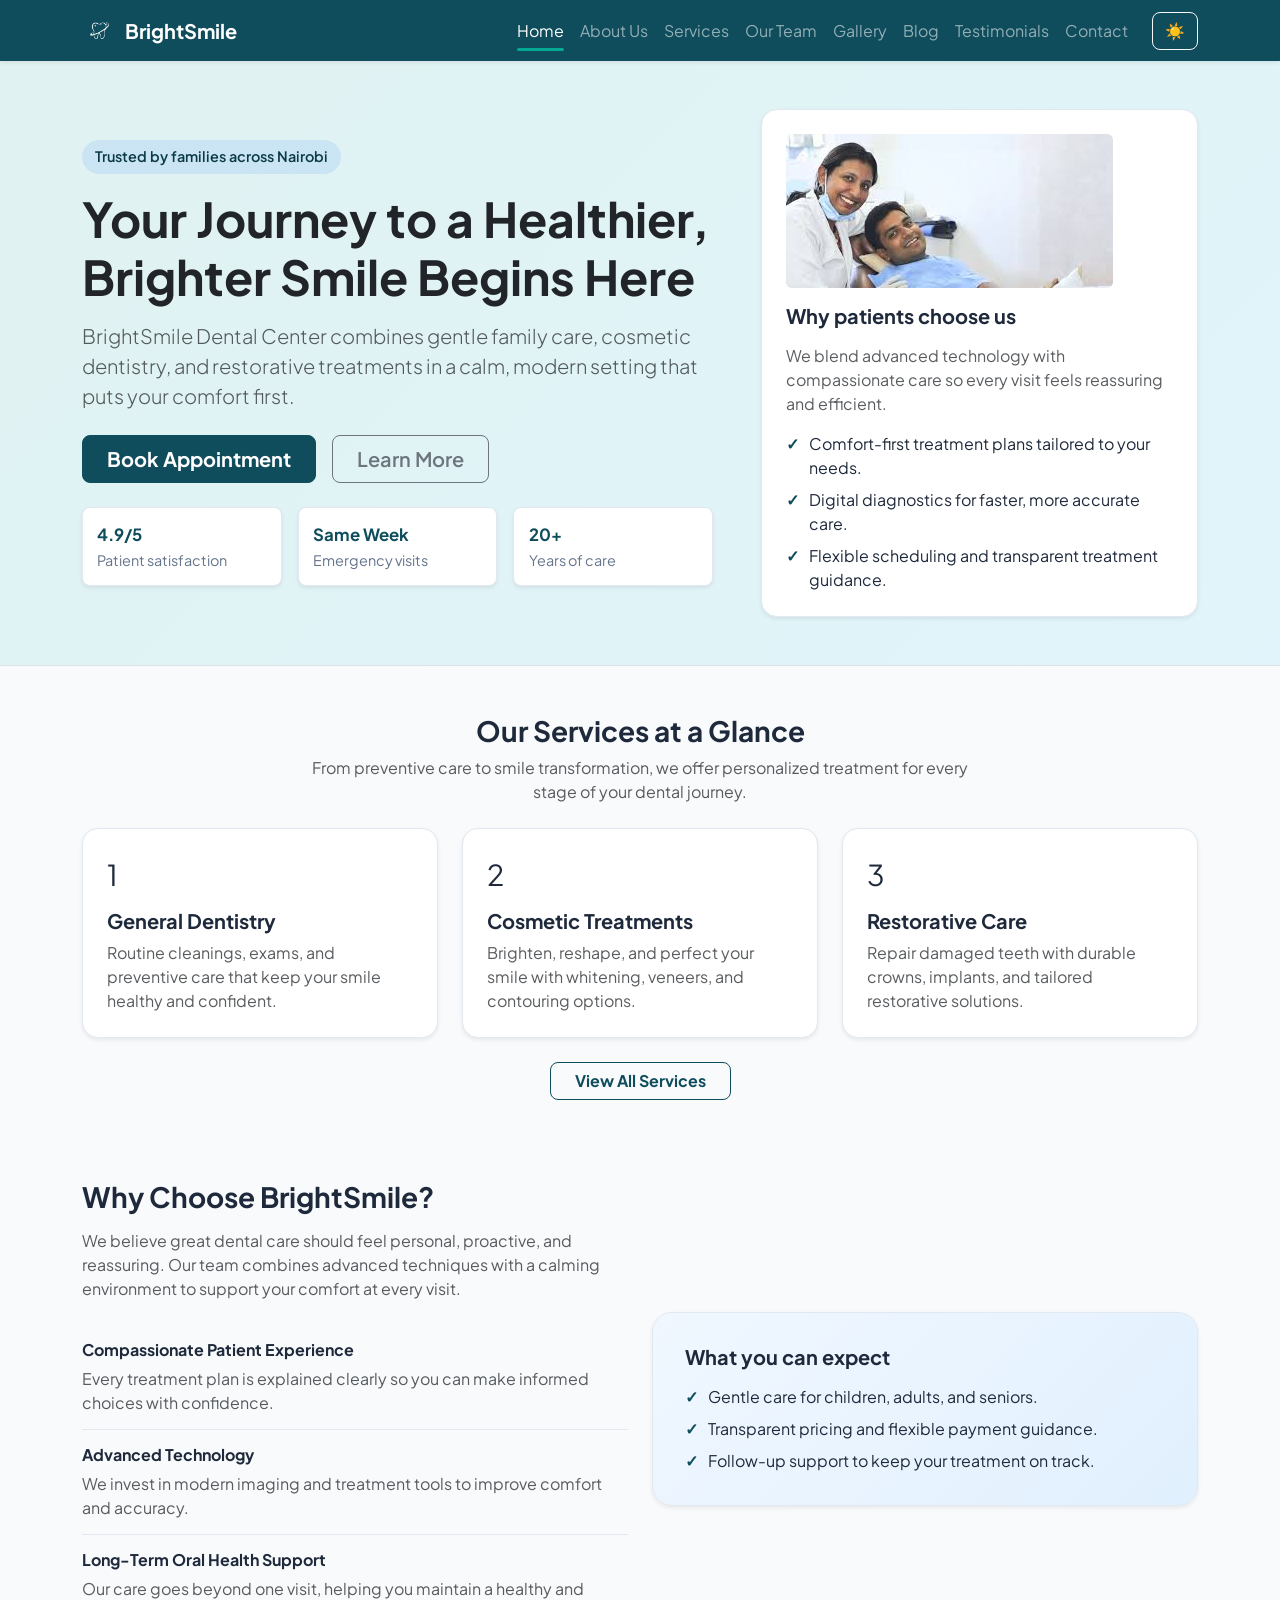
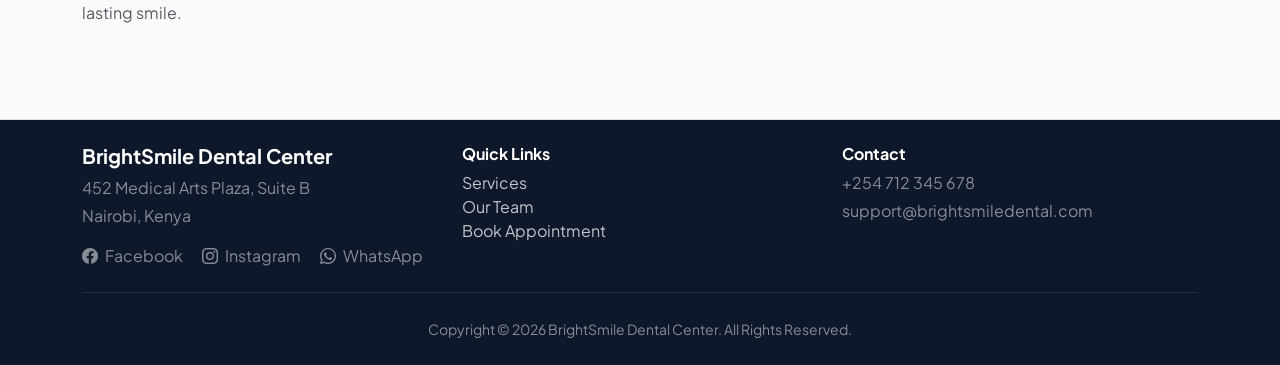
<file: index.html>
<!DOCTYPE html>
<html lang="en">
<head>
  <meta charset="UTF-8">
  <meta name="viewport" content="width=device-width, initial-scale=1.0">
  <title>Home - BrightSmile Dental Center</title>
  <link href="https://cdn.jsdelivr.net/npm/bootstrap@5.3.3/dist/css/bootstrap.min.css" rel="stylesheet">
  <link rel="stylesheet" href="https://cdn.jsdelivr.net/npm/bootstrap-icons@1.11.3/font/bootstrap-icons.min.css">
  <link rel="stylesheet" href="css/style.css">
</head>
<body>

  <nav class="navbar navbar-expand-lg navbar-dark bg-primary shadow-sm">
    <div class="container">
      <a class="navbar-brand fw-bold d-flex align-items-center" href="index.html">
        <img src="assets/images/logo.png" alt="BrightSmile Logo" class="brand-logo me-2">
        BrightSmile
      </a>
      <button class="navbar-toggler" type="button" data-bs-toggle="collapse" data-bs-target="#mainNavbar" aria-controls="mainNavbar" aria-expanded="false" aria-label="Toggle navigation">
        <span class="navbar-toggler-icon"></span>
      </button>
      <div class="collapse navbar-collapse" id="mainNavbar">
        <ul class="navbar-nav ms-auto mb-2 mb-lg-0">
          <li class="nav-item"><a class="nav-link active" aria-current="page" href="index.html">Home</a></li>
          <li class="nav-item"><a class="nav-link" href="about.html">About Us</a></li>
          <li class="nav-item"><a class="nav-link" href="services.html">Services</a></li>
          <li class="nav-item"><a class="nav-link" href="team.html">Our Team</a></li>
          <li class="nav-item"><a class="nav-link" href="gallery.html">Gallery</a></li>
          <li class="nav-item"><a class="nav-link" href="blog.html">Blog</a></li>
          <li class="nav-item"><a class="nav-link" href="testimonials.html">Testimonials</a></li>
          <li class="nav-item"><a class="nav-link" href="contact.html">Contact</a></li>
        </ul>
        <button id="themeToggle" class="btn btn-outline-light ms-lg-3 d-flex align-items-center" aria-label="Toggle dark/light mode">
          <span class="theme-icon">☀️</span>
        </button>
      </div>
    </div>
  </nav>

  <header class="hero-section py-5 border-bottom mb-5">
    <div class="container">
      <div class="row align-items-center g-5">
        <div class="col-lg-7">
          <span class="hero-badge">Trusted by families across Nairobi</span>
          <h1 class="display-5 fw-bolder text-dark mb-3">Your Journey to a Healthier, Brighter Smile Begins Here</h1>
          <p class="lead text-muted mb-4">BrightSmile Dental Center combines gentle family care, cosmetic dentistry, and restorative treatments in a calm, modern setting that puts your comfort first.</p>
          <div class="d-flex flex-wrap gap-3 mb-4">
            <a class="btn btn-primary btn-lg px-4 fw-bold" href="contact.html">Book Appointment</a>
            <a class="btn btn-outline-secondary btn-lg px-4" href="about.html">Learn More</a>
          </div>
          <div class="row g-3">
            <div class="col-sm-4">
              <div class="hero-stat">
                <strong>4.9/5</strong>
                <span>Patient satisfaction</span>
              </div>
            </div>
            <div class="col-sm-4">
              <div class="hero-stat">
                <strong>Same Week</strong>
                <span>Emergency visits</span>
              </div>
            </div>
            <div class="col-sm-4">
              <div class="hero-stat">
                <strong>20+</strong>
                <span>Years of care</span>
              </div>
            </div>
          </div>
        </div>
        <div class="col-lg-5">
          <div class="hero-card shadow-sm">
            <img src="assets/images/clinic-hero.jpg" class="img-fluid rounded mb-3" alt="BrightSmile Dental Clinic interior lounge and reception area">
            <h2 class="h5 fw-bold mb-3">Why patients choose us</h2>
            <p class="text-muted mb-3">We blend advanced technology with compassionate care so every visit feels reassuring and efficient.</p>
            <ul class="list-unstyled mb-0">
              <li class="d-flex align-items-start mb-2"><span class="hero-list-icon">✓</span><span>Comfort-first treatment plans tailored to your needs.</span></li>
              <li class="d-flex align-items-start mb-2"><span class="hero-list-icon">✓</span><span>Digital diagnostics for faster, more accurate care.</span></li>
              <li class="d-flex align-items-start"><span class="hero-list-icon">✓</span><span>Flexible scheduling and transparent treatment guidance.</span></li>
            </ul>
          </div>
        </div>
      </div>
    </div>
  </header>

  <main class="container mb-5">
    <section>
      <div class="section-heading text-center mb-4">
        <h2 class="h3 fw-bold">Our Services at a Glance</h2>
        <p class="text-muted mb-0">From preventive care to smile transformation, we offer personalized treatment for every stage of your dental journey.</p>
      </div>
      <div class="row g-4">
        <div class="col-md-4">
          <div class="service-card h-100">
            <div class="service-icon">1</div>
            <h3 class="h5 fw-bold">General Dentistry</h3>
            <p class="text-muted mb-0">Routine cleanings, exams, and preventive care that keep your smile healthy and confident.</p>
          </div>
        </div>
        <div class="col-md-4">
          <div class="service-card h-100">
            <div class="service-icon">2</div>
            <h3 class="h5 fw-bold">Cosmetic Treatments</h3>
            <p class="text-muted mb-0">Brighten, reshape, and perfect your smile with whitening, veneers, and contouring options.</p>
          </div>
        </div>
        <div class="col-md-4">
          <div class="service-card h-100">
            <div class="service-icon">3</div>
            <h3 class="h5 fw-bold">Restorative Care</h3>
            <p class="text-muted mb-0">Repair damaged teeth with durable crowns, implants, and tailored restorative solutions.</p>
          </div>
        </div>
      </div>
      <div class="text-center mt-4">
        <a href="services.html" class="btn btn-outline-primary px-4 fw-bold">View All Services</a>
      </div>
    </section>

    <section class="why-choose-us mt-5">
      <div class="row align-items-center g-4">
        <div class="col-lg-6">
          <h2 class="h3 fw-bold mb-3">Why Choose BrightSmile?</h2>
          <p class="text-muted mb-4">We believe great dental care should feel personal, proactive, and reassuring. Our team combines advanced techniques with a calming environment to support your comfort at every visit.</p>
          <div class="why-item">
            <h3 class="h6 fw-bold">Compassionate Patient Experience</h3>
            <p class="text-muted mb-0">Every treatment plan is explained clearly so you can make informed choices with confidence.</p>
          </div>
          <div class="why-item">
            <h3 class="h6 fw-bold">Advanced Technology</h3>
            <p class="text-muted mb-0">We invest in modern imaging and treatment tools to improve comfort and accuracy.</p>
          </div>
          <div class="why-item">
            <h3 class="h6 fw-bold">Long-Term Oral Health Support</h3>
            <p class="text-muted mb-0">Our care goes beyond one visit, helping you maintain a healthy and lasting smile.</p>
          </div>
        </div>
        <div class="col-lg-6">
          <div class="why-card">
            <h3 class="h5 fw-bold mb-3">What you can expect</h3>
            <ul class="list-unstyled mb-0">
              <li class="d-flex align-items-start mb-2"><span class="hero-list-icon">✓</span><span>Gentle care for children, adults, and seniors.</span></li>
              <li class="d-flex align-items-start mb-2"><span class="hero-list-icon">✓</span><span>Transparent pricing and flexible payment guidance.</span></li>
              <li class="d-flex align-items-start"><span class="hero-list-icon">✓</span><span>Follow-up support to keep your treatment on track.</span></li>
            </ul>
          </div>
        </div>
      </div>
    </section>
  </main>

  <footer class="site-footer py-4 mt-auto text-white-50 border-top">
    <div class="container">
      <div class="row g-4 align-items-start">
        <div class="col-md-4">
          <h2 class="h5 text-white fw-bold">BrightSmile Dental Center</h2>
          <p class="mb-1">452 Medical Arts Plaza, Suite B</p>
          <p class="mb-0">Nairobi, Kenya</p>
          <div class="mt-3">
            <a href="#" class="text-white-50 me-3 text-decoration-none" data-bs-toggle="tooltip" data-bs-placement="top" title="Follow us on Facebook"><i class="bi bi-facebook me-1"></i> Facebook</a>
            <a href="#" class="text-white-50 me-3 text-decoration-none" data-bs-toggle="tooltip" data-bs-placement="top" title="Follow us on Instagram"><i class="bi bi-instagram me-1"></i> Instagram</a>
            <a href="#" class="text-white-50 text-decoration-none" data-bs-toggle="tooltip" data-bs-placement="top" title="Chat on WhatsApp"><i class="bi bi-whatsapp me-1"></i> WhatsApp</a>
          </div>
        </div>
        <div class="col-md-4">
          <h2 class="h6 text-white fw-bold">Quick Links</h2>
          <ul class="list-unstyled mb-0">
            <li><a class="footer-link" href="services.html">Services</a></li>
            <li><a class="footer-link" href="team.html">Our Team</a></li>
            <li><a class="footer-link" href="contact.html">Book Appointment</a></li>
          </ul>
        </div>
        <div class="col-md-4">
          <h2 class="h6 text-white fw-bold">Contact</h2>
          <p class="mb-1">+254 712 345 678</p>
          <p class="mb-0">support@brightsmiledental.com</p>
        </div>
      </div>
      <hr class="border-secondary my-4">
      <div class="text-center">
        <small>Copyright &copy; 2026 BrightSmile Dental Center. All Rights Reserved.</small>
      </div>
    </div>
  </footer>

  <script src="https://cdn.jsdelivr.net/npm/bootstrap@5.3.3/dist/js/bootstrap.bundle.min.js"></script>
  <script src="js/main.js?v=1.0.2"></script>
</body>
</html>
</file>
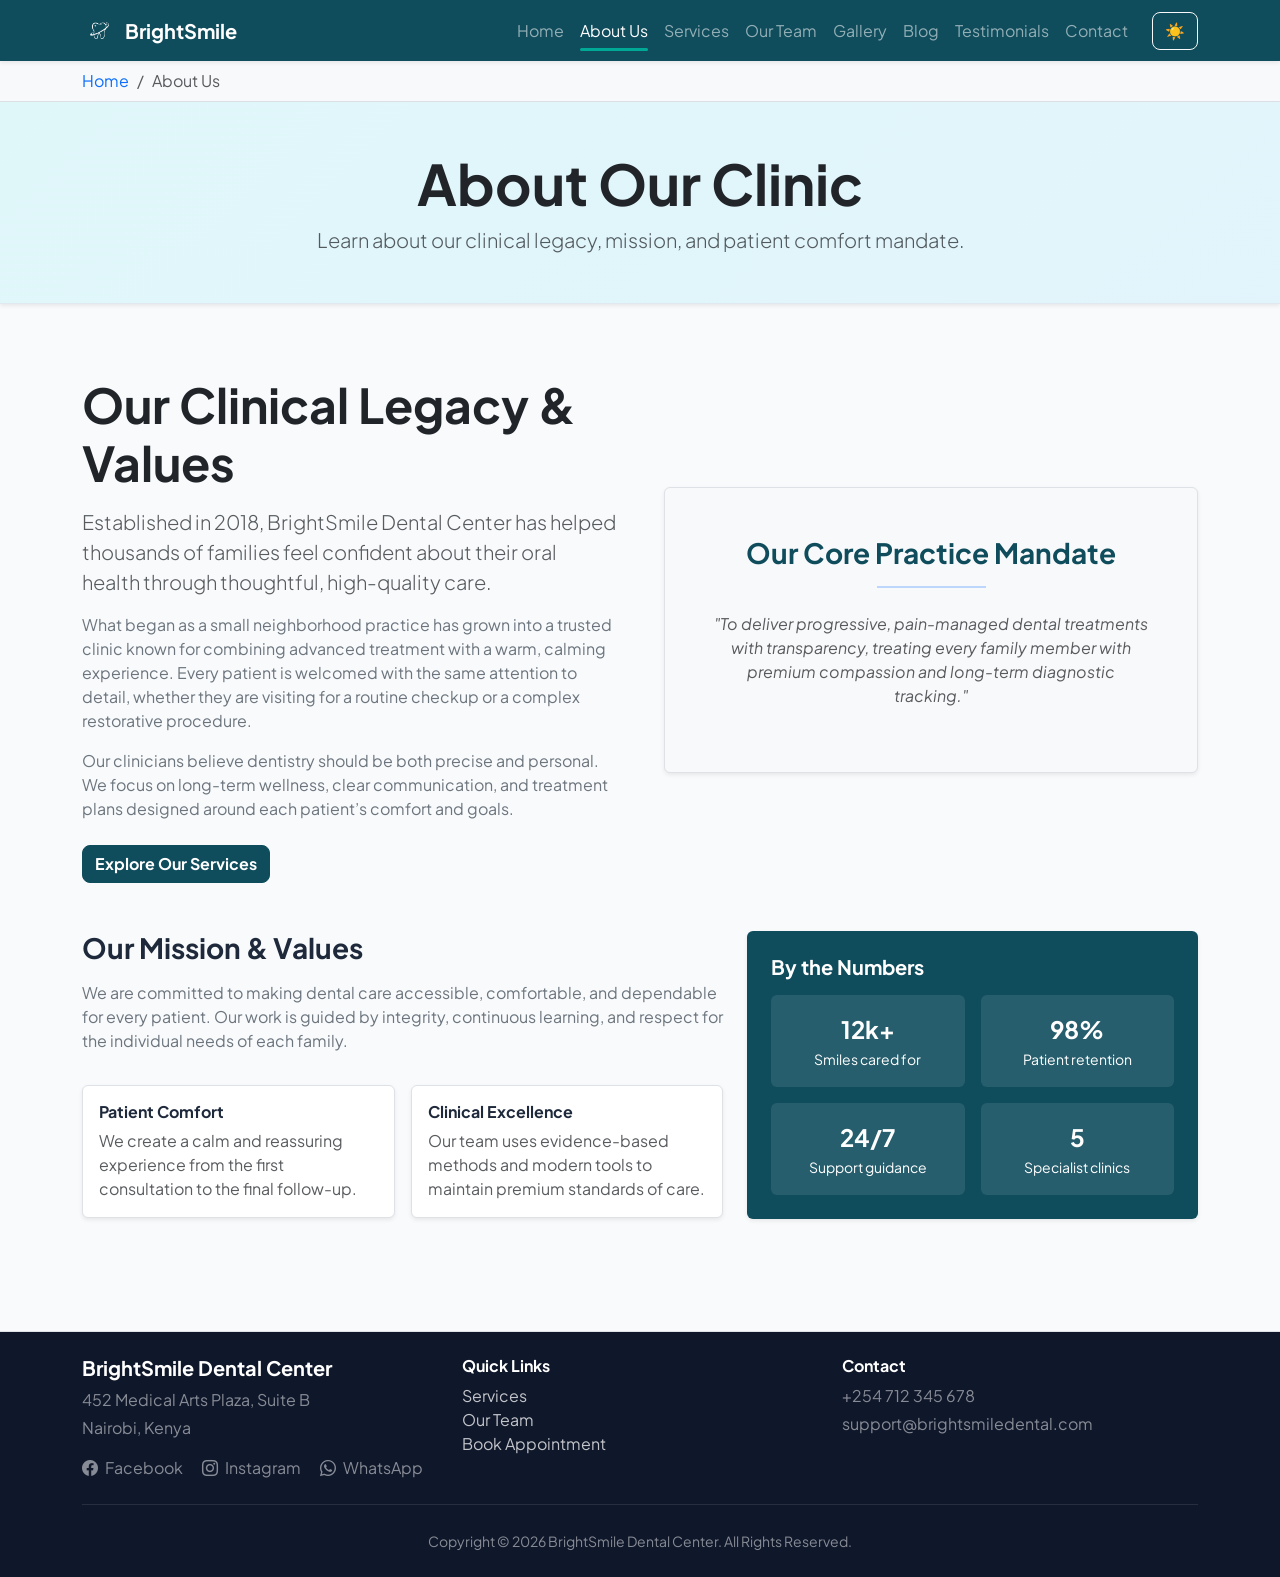
<file: about.html>
<!DOCTYPE html>
<html lang="en">
<head>
  <meta charset="UTF-8">
  <meta name="viewport" content="width=device-width, initial-scale=1.0">
  <title>About Us - BrightSmile Dental Center</title>
  <link href="https://cdn.jsdelivr.net/npm/bootstrap@5.3.3/dist/css/bootstrap.min.css" rel="stylesheet">
  <link rel="stylesheet" href="https://cdn.jsdelivr.net/npm/bootstrap-icons@1.11.3/font/bootstrap-icons.min.css">
  <link rel="stylesheet" href="css/style.css">
</head>
<body>

  <nav class="navbar navbar-expand-lg navbar-dark bg-primary shadow-sm">
    <div class="container">
      <a class="navbar-brand fw-bold d-flex align-items-center" href="index.html">
        <img src="assets/images/logo.png" alt="BrightSmile Logo" class="brand-logo me-2">
        BrightSmile
      </a>
      <button class="navbar-toggler" type="button" data-bs-toggle="collapse" data-bs-target="#mainNavbar" aria-controls="mainNavbar" aria-expanded="false" aria-label="Toggle navigation">
        <span class="navbar-toggler-icon"></span>
      </button>
      <div class="collapse navbar-collapse" id="mainNavbar">
        <ul class="navbar-nav ms-auto mb-2 mb-lg-0">
          <li class="nav-item"><a class="nav-link" href="index.html">Home</a></li>
          <li class="nav-item"><a class="nav-link active" aria-current="page" href="about.html">About Us</a></li>
          <li class="nav-item"><a class="nav-link" href="services.html">Services</a></li>
          <li class="nav-item"><a class="nav-link" href="team.html">Our Team</a></li>
          <li class="nav-item"><a class="nav-link" href="gallery.html">Gallery</a></li>
          <li class="nav-item"><a class="nav-link" href="blog.html">Blog</a></li>
          <li class="nav-item"><a class="nav-link" href="testimonials.html">Testimonials</a></li>
          <li class="nav-item"><a class="nav-link" href="contact.html">Contact</a></li>
        </ul>
        <button id="themeToggle" class="btn btn-outline-light ms-lg-3 d-flex align-items-center" aria-label="Toggle dark/light mode">
          <span class="theme-icon">☀️</span>
        </button>
      </div>
    </div>
  </nav>

  <!-- Breadcrumbs -->
  <nav aria-label="breadcrumb" class="bg-light py-2 border-bottom">
    <div class="container">
      <ol class="breadcrumb mb-0">
        <li class="breadcrumb-item"><a href="index.html" class="text-decoration-none">Home</a></li>
        <li class="breadcrumb-item active" aria-current="page">About Us</li>
      </ol>
    </div>
  </nav>

  <header class="inner-page-header text-center">
    <div class="container">
      <h1 class="display-4 fw-bold text-dark">About Our Clinic</h1>
      <p class="lead text-muted mb-0">Learn about our clinical legacy, mission, and patient comfort mandate.</p>
    </div>
  </header>

  <main class="container mb-5 py-3">
    <section class="row align-items-center g-5 mb-5">
      <div class="col-lg-6">
        <h2 class="display-5 fw-bold text-dark mb-3">Our Clinical Legacy & Values</h2>
        <p class="lead text-muted">Established in 2018, BrightSmile Dental Center has helped thousands of families feel confident about their oral health through thoughtful, high-quality care.</p>
        <p class="text-secondary">What began as a small neighborhood practice has grown into a trusted clinic known for combining advanced treatment with a warm, calming experience. Every patient is welcomed with the same attention to detail, whether they are visiting for a routine checkup or a complex restorative procedure.</p>
        <p class="text-secondary">Our clinicians believe dentistry should be both precise and personal. We focus on long-term wellness, clear communication, and treatment plans designed around each patient’s comfort and goals.</p>
        <a href="services.html" class="btn btn-primary mt-2 fw-bold">Explore Our Services</a>
      </div>
      <div class="col-lg-6">
        <div class="p-5 bg-light border rounded shadow-sm text-center">
          <h2 class="h3 fw-bold text-primary mb-3">Our Core Practice Mandate</h2>
          <hr class="w-25 mx-auto mb-4 border-primary border-2">
          <p class="fst-italic text-muted">"To deliver progressive, pain-managed dental treatments with transparency, treating every family member with premium compassion and long-term diagnostic tracking."</p>
        </div>
      </div>
    </section>

    <section class="mb-5">
      <div class="row g-4">
        <div class="col-lg-7">
          <h2 class="h3 fw-bold mb-3">Our Mission & Values</h2>
          <p class="text-secondary">We are committed to making dental care accessible, comfortable, and dependable for every patient. Our work is guided by integrity, continuous learning, and respect for the individual needs of each family.</p>
          <div class="row g-3 mt-2">
            <div class="col-md-6">
              <div class="p-3 bg-white border rounded shadow-sm h-100">
                <h3 class="h6 fw-bold">Patient Comfort</h3>
                <p class="text-muted mb-0">We create a calm and reassuring experience from the first consultation to the final follow-up.</p>
              </div>
            </div>
            <div class="col-md-6">
              <div class="p-3 bg-white border rounded shadow-sm h-100">
                <h3 class="h6 fw-bold">Clinical Excellence</h3>
                <p class="text-muted mb-0">Our team uses evidence-based methods and modern tools to maintain premium standards of care.</p>
              </div>
            </div>
          </div>
        </div>
        <div class="col-lg-5">
          <div class="p-4 bg-primary text-white rounded shadow-sm h-100">
            <h2 class="h5 fw-bold mb-3">By the Numbers</h2>
            <div class="row g-3 text-center">
              <div class="col-6">
                <div class="bg-white bg-opacity-10 rounded p-3">
                  <strong class="d-block fs-4">12k+</strong>
                  <span class="small">Smiles cared for</span>
                </div>
              </div>
              <div class="col-6">
                <div class="bg-white bg-opacity-10 rounded p-3">
                  <strong class="d-block fs-4">98%</strong>
                  <span class="small">Patient retention</span>
                </div>
              </div>
              <div class="col-6">
                <div class="bg-white bg-opacity-10 rounded p-3">
                  <strong class="d-block fs-4">24/7</strong>
                  <span class="small">Support guidance</span>
                </div>
              </div>
              <div class="col-6">
                <div class="bg-white bg-opacity-10 rounded p-3">
                  <strong class="d-block fs-4">5</strong>
                  <span class="small">Specialist clinics</span>
                </div>
              </div>
            </div>
          </div>
        </div>
      </div>
    </section>
  </main>

  <footer class="site-footer py-4 mt-auto text-white-50 border-top">
    <div class="container">
      <div class="row g-4 align-items-start">
        <div class="col-md-4">
          <h2 class="h5 text-white fw-bold">BrightSmile Dental Center</h2>
          <p class="mb-1">452 Medical Arts Plaza, Suite B</p>
          <p class="mb-0">Nairobi, Kenya</p>
          <div class="mt-3">
            <a href="#" class="text-white-50 me-3 text-decoration-none" data-bs-toggle="tooltip" data-bs-placement="top" title="Follow us on Facebook"><i class="bi bi-facebook me-1"></i> Facebook</a>
            <a href="#" class="text-white-50 me-3 text-decoration-none" data-bs-toggle="tooltip" data-bs-placement="top" title="Follow us on Instagram"><i class="bi bi-instagram me-1"></i> Instagram</a>
            <a href="#" class="text-white-50 text-decoration-none" data-bs-toggle="tooltip" data-bs-placement="top" title="Chat on WhatsApp"><i class="bi bi-whatsapp me-1"></i> WhatsApp</a>
          </div>
        </div>
        <div class="col-md-4">
          <h2 class="h6 text-white fw-bold">Quick Links</h2>
          <ul class="list-unstyled mb-0">
            <li><a class="footer-link" href="services.html">Services</a></li>
            <li><a class="footer-link" href="team.html">Our Team</a></li>
            <li><a class="footer-link" href="contact.html">Book Appointment</a></li>
          </ul>
        </div>
        <div class="col-md-4">
          <h2 class="h6 text-white fw-bold">Contact</h2>
          <p class="mb-1">+254 712 345 678</p>
          <p class="mb-0">support@brightsmiledental.com</p>
        </div>
      </div>
      <hr class="border-secondary my-4">
      <div class="text-center">
        <small>Copyright &copy; 2026 BrightSmile Dental Center. All Rights Reserved.</small>
      </div>
    </div>
  </footer>

  <script src="https://cdn.jsdelivr.net/npm/bootstrap@5.3.3/dist/js/bootstrap.bundle.min.js"></script>
  <script src="js/main.js?v=1.0.2"></script>
</body>
</html>
</file>
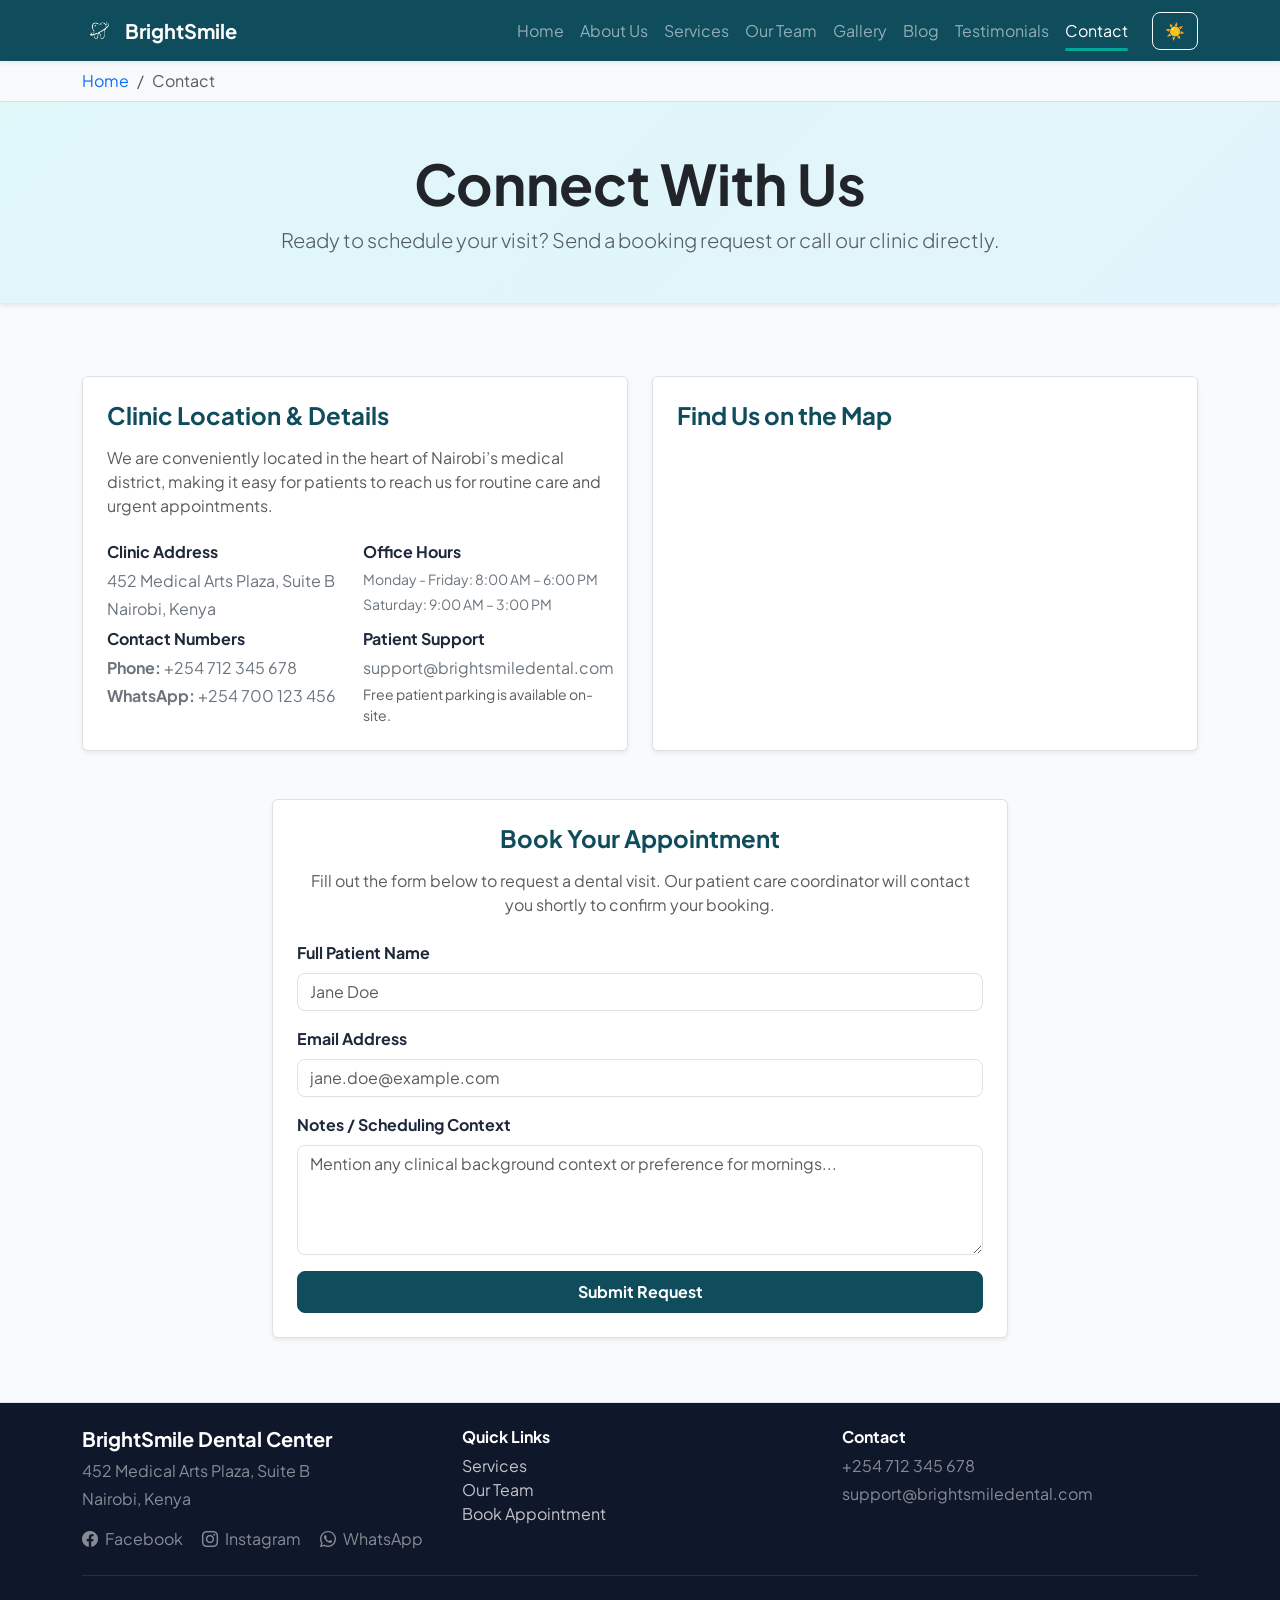
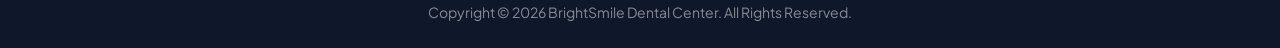
<file: contact.html>
<!DOCTYPE html>
<html lang="en">
<head>
  <meta charset="UTF-8">
  <meta name="viewport" content="width=device-width, initial-scale=1.0">
  <title>Contact - BrightSmile Dental Center</title>
  <link href="https://cdn.jsdelivr.net/npm/bootstrap@5.3.3/dist/css/bootstrap.min.css" rel="stylesheet">
  <link rel="stylesheet" href="https://cdn.jsdelivr.net/npm/bootstrap-icons@1.11.3/font/bootstrap-icons.min.css">
  <link rel="stylesheet" href="css/style.css">
</head>
<body>

  <nav class="navbar navbar-expand-lg navbar-dark bg-primary shadow-sm">
    <div class="container">
      <a class="navbar-brand fw-bold d-flex align-items-center" href="index.html">
        <img src="assets/images/logo.png" alt="BrightSmile Logo" class="brand-logo me-2">
        BrightSmile
      </a>
      <button class="navbar-toggler" type="button" data-bs-toggle="collapse" data-bs-target="#mainNavbar" aria-controls="mainNavbar" aria-expanded="false" aria-label="Toggle navigation">
        <span class="navbar-toggler-icon"></span>
      </button>
      <div class="collapse navbar-collapse" id="mainNavbar">
        <ul class="navbar-nav ms-auto mb-2 mb-lg-0">
          <li class="nav-item"><a class="nav-link" href="index.html">Home</a></li>
          <li class="nav-item"><a class="nav-link" href="about.html">About Us</a></li>
          <li class="nav-item"><a class="nav-link" href="services.html">Services</a></li>
          <li class="nav-item"><a class="nav-link" href="team.html">Our Team</a></li>
          <li class="nav-item"><a class="nav-link" href="gallery.html">Gallery</a></li>
          <li class="nav-item"><a class="nav-link" href="blog.html">Blog</a></li>
          <li class="nav-item"><a class="nav-link" href="testimonials.html">Testimonials</a></li>
          <li class="nav-item"><a class="nav-link active" aria-current="page" href="contact.html">Contact</a></li>
        </ul>
        <button id="themeToggle" class="btn btn-outline-light ms-lg-3 d-flex align-items-center" aria-label="Toggle dark/light mode">
          <span class="theme-icon">☀️</span>
        </button>
      </div>
    </div>
  </nav>

  <!-- Breadcrumbs -->
  <nav aria-label="breadcrumb" class="bg-light py-2 border-bottom">
    <div class="container">
      <ol class="breadcrumb mb-0">
        <li class="breadcrumb-item"><a href="index.html" class="text-decoration-none">Home</a></li>
        <li class="breadcrumb-item active" aria-current="page">Contact</li>
      </ol>
    </div>
  </nav>

  <header class="inner-page-header text-center">
    <div class="container">
      <h1 class="display-4 fw-bold text-dark">Connect With Us</h1>
      <p class="lead text-muted mb-0">Ready to schedule your visit? Send a booking request or call our clinic directly.</p>
    </div>
  </header>

  <main class="container mb-5 py-3">

    <div class="row g-4 mb-5">
      <!-- Contact Info Card -->
      <div class="col-lg-6">
        <div class="p-4 border rounded shadow-sm bg-white h-100">
          <h2 class="h4 fw-bold mb-3 text-primary">Clinic Location & Details</h2>
          <p class="text-muted mb-4">We are conveniently located in the heart of Nairobi’s medical district, making it easy for patients to reach us for routine care and urgent appointments.</p>
          
          <div class="row g-3">
            <div class="col-sm-6">
              <h3 class="h6 fw-bold">Clinic Address</h3>
              <p class="text-secondary mb-1">452 Medical Arts Plaza, Suite B</p>
              <p class="text-secondary mb-0">Nairobi, Kenya</p>
            </div>
            <div class="col-sm-6">
              <h3 class="h6 fw-bold">Office Hours</h3>
              <p class="small text-secondary mb-1">Monday - Friday: 8:00 AM – 6:00 PM</p>
              <p class="small text-secondary mb-0">Saturday: 9:00 AM – 3:00 PM</p>
            </div>
            <div class="col-sm-6 mt-2">
              <h3 class="h6 fw-bold">Contact Numbers</h3>
              <p class="text-secondary mb-1"><strong>Phone:</strong> +254 712 345 678</p>
              <p class="text-secondary mb-0"><strong>WhatsApp:</strong> +254 700 123 456</p>
            </div>
            <div class="col-sm-6 mt-2">
              <h3 class="h6 fw-bold">Patient Support</h3>
              <p class="text-secondary mb-1">support@brightsmiledental.com</p>
              <p class="small text-muted mb-0">Free patient parking is available on-site.</p>
            </div>
          </div>
        </div>
      </div>

      <!-- Google Map Card -->
      <div class="col-lg-6">
        <div class="p-4 border rounded shadow-sm bg-white h-100">
          <h2 class="h4 fw-bold mb-3 text-primary">Find Us on the Map</h2>
          <div class="ratio ratio-16x9">
            <iframe src="https://www.google.com/maps?q=Nairobi%20Medical%20Arts%20Plaza&z=14&output=embed" title="BrightSmile Dental Center location map" allowfullscreen loading="lazy"></iframe>
          </div>
        </div>
      </div>
    </div>

    <!-- Appointment Form (Centered) -->
    <div class="row justify-content-center">
      <div class="col-lg-8">
        <form id="appointmentForm" class="p-4 border rounded shadow-sm bg-white" novalidate>
          <h2 class="h4 fw-bold text-center mb-3 text-primary">Book Your Appointment</h2>
          <p class="text-muted text-center mb-4">Fill out the form below to request a dental visit. Our patient care coordinator will contact you shortly to confirm your booking.</p>
          
          <div class="mb-3">
            <label for="fullName" class="form-label fw-bold">Full Patient Name</label>
            <input type="text" class="form-control" id="fullName" placeholder="Jane Doe" required>
          </div>
          <div class="mb-3">
            <label for="emailAddress" class="form-label fw-bold">Email Address</label>
            <input type="email" class="form-control" id="emailAddress" placeholder="jane.doe@example.com" required>
          </div>
          <div class="mb-3">
            <label for="userMessage" class="form-label fw-bold">Notes / Scheduling Context</label>
            <textarea class="form-control" id="userMessage" rows="4" placeholder="Mention any clinical background context or preference for mornings..." required></textarea>
          </div>
          <button type="submit" class="btn btn-primary w-100 fw-bold py-2">Submit Request</button>
        </form>
      </div>
    </div>
  </main>

  <footer class="site-footer py-4 mt-auto text-white-50 border-top">
    <div class="container">
      <div class="row g-4 align-items-start">
        <div class="col-md-4">
          <h2 class="h5 text-white fw-bold">BrightSmile Dental Center</h2>
          <p class="mb-1">452 Medical Arts Plaza, Suite B</p>
          <p class="mb-0">Nairobi, Kenya</p>
          <div class="mt-3">
            <a href="#" class="text-white-50 me-3 text-decoration-none" data-bs-toggle="tooltip" data-bs-placement="top" title="Follow us on Facebook"><i class="bi bi-facebook me-1"></i> Facebook</a>
            <a href="#" class="text-white-50 me-3 text-decoration-none" data-bs-toggle="tooltip" data-bs-placement="top" title="Follow us on Instagram"><i class="bi bi-instagram me-1"></i> Instagram</a>
            <a href="#" class="text-white-50 text-decoration-none" data-bs-toggle="tooltip" data-bs-placement="top" title="Chat on WhatsApp"><i class="bi bi-whatsapp me-1"></i> WhatsApp</a>
          </div>
        </div>
        <div class="col-md-4">
          <h2 class="h6 text-white fw-bold">Quick Links</h2>
          <ul class="list-unstyled mb-0">
            <li><a class="footer-link" href="services.html">Services</a></li>
            <li><a class="footer-link" href="team.html">Our Team</a></li>
            <li><a class="footer-link" href="contact.html">Book Appointment</a></li>
          </ul>
        </div>
        <div class="col-md-4">
          <h2 class="h6 text-white fw-bold">Contact</h2>
          <p class="mb-1">+254 712 345 678</p>
          <p class="mb-0">support@brightsmiledental.com</p>
        </div>
      </div>
      <hr class="border-secondary my-4">
      <div class="text-center">
        <small>Copyright &copy; 2026 BrightSmile Dental Center. All Rights Reserved.</small>
      </div>
    </div>
  </footer>

  <script src="https://cdn.jsdelivr.net/npm/bootstrap@5.3.3/dist/js/bootstrap.bundle.min.js"></script>
  <script src="js/main.js?v=1.0.2"></script>
</body>
</html>
</file>
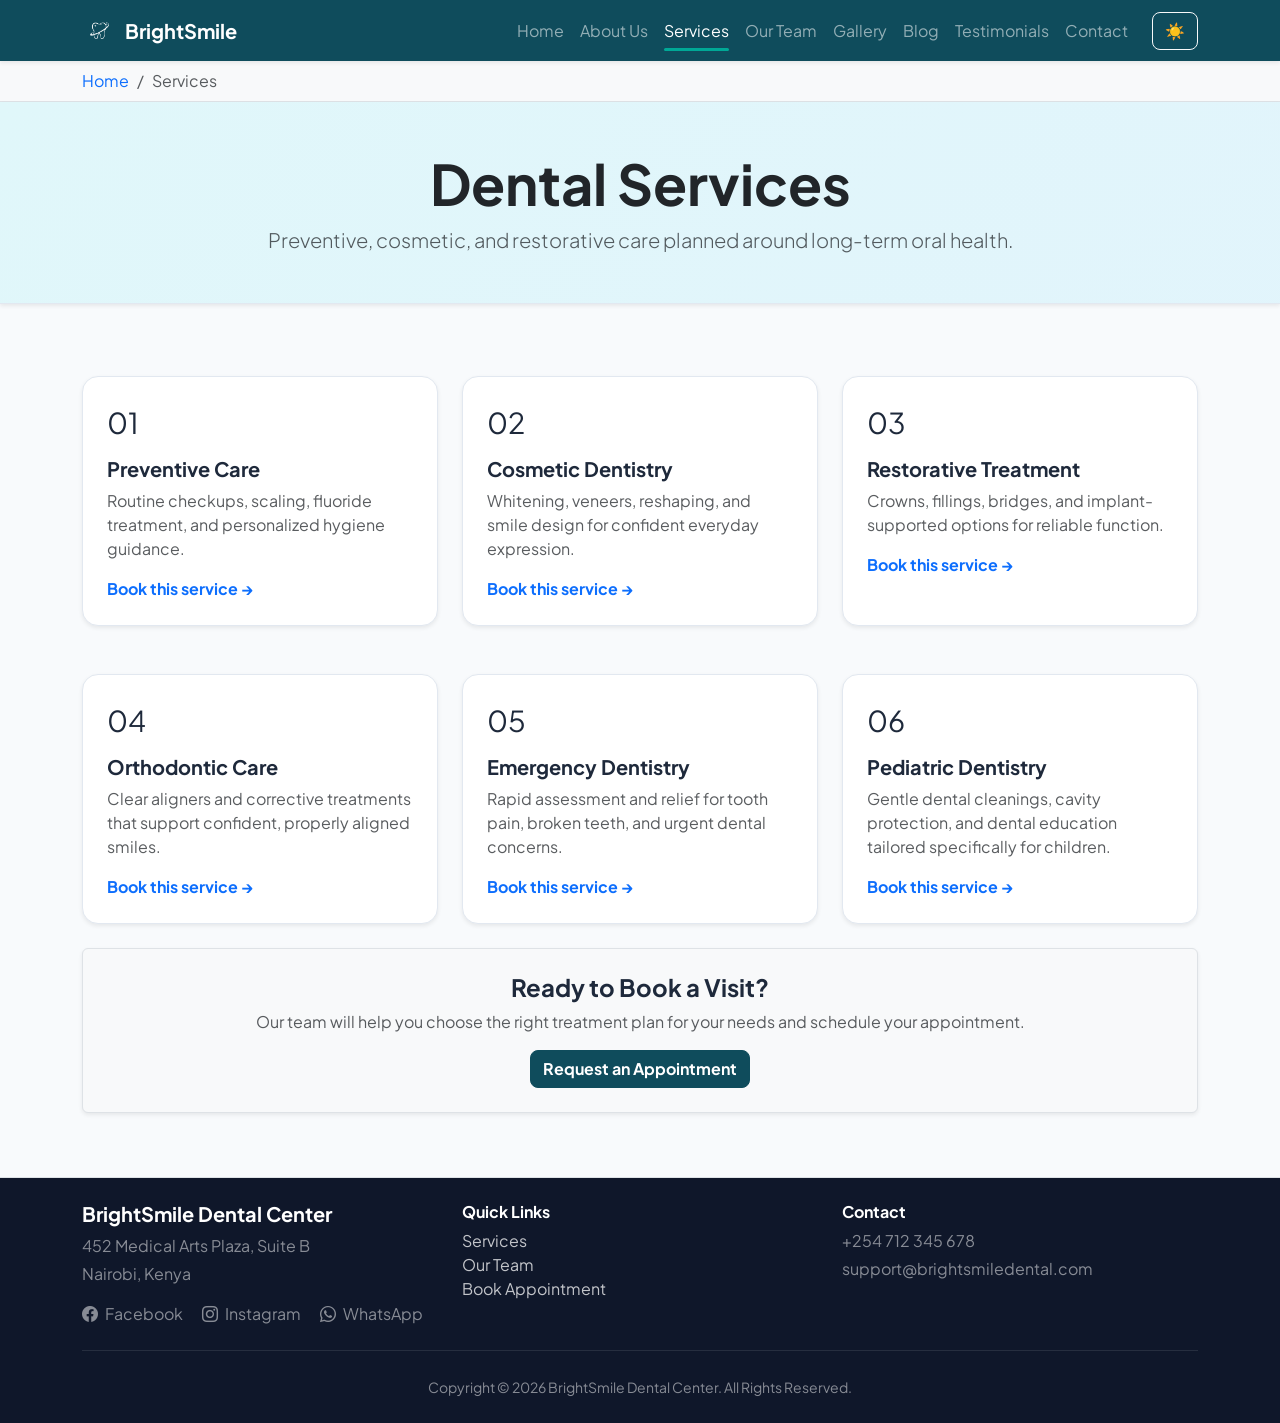
<file: services.html>
<!DOCTYPE html>
<html lang="en">
<head>
  <meta charset="UTF-8">
  <meta name="viewport" content="width=device-width, initial-scale=1.0">
  <title>Services - BrightSmile Dental Center</title>
  <link href="https://cdn.jsdelivr.net/npm/bootstrap@5.3.3/dist/css/bootstrap.min.css" rel="stylesheet">
  <link rel="stylesheet" href="https://cdn.jsdelivr.net/npm/bootstrap-icons@1.11.3/font/bootstrap-icons.min.css">
  <link rel="stylesheet" href="css/style.css">
</head>
<body>

  <nav class="navbar navbar-expand-lg navbar-dark bg-primary shadow-sm">
    <div class="container">
      <a class="navbar-brand fw-bold d-flex align-items-center" href="index.html">
        <img src="assets/images/logo.png" alt="BrightSmile Logo" class="brand-logo me-2">
        BrightSmile
      </a>
      <button class="navbar-toggler" type="button" data-bs-toggle="collapse" data-bs-target="#mainNavbar" aria-controls="mainNavbar" aria-expanded="false" aria-label="Toggle navigation">
        <span class="navbar-toggler-icon"></span>
      </button>
      <div class="collapse navbar-collapse" id="mainNavbar">
        <ul class="navbar-nav ms-auto mb-2 mb-lg-0">
          <li class="nav-item"><a class="nav-link" href="index.html">Home</a></li>
          <li class="nav-item"><a class="nav-link" href="about.html">About Us</a></li>
          <li class="nav-item"><a class="nav-link active" aria-current="page" href="services.html">Services</a></li>
          <li class="nav-item"><a class="nav-link" href="team.html">Our Team</a></li>
          <li class="nav-item"><a class="nav-link" href="gallery.html">Gallery</a></li>
          <li class="nav-item"><a class="nav-link" href="blog.html">Blog</a></li>
          <li class="nav-item"><a class="nav-link" href="testimonials.html">Testimonials</a></li>
          <li class="nav-item"><a class="nav-link" href="contact.html">Contact</a></li>
        </ul>
        <button id="themeToggle" class="btn btn-outline-light ms-lg-3 d-flex align-items-center" aria-label="Toggle dark/light mode">
          <span class="theme-icon">☀️</span>
        </button>
      </div>
    </div>
  </nav>

  <!-- Breadcrumbs -->
  <nav aria-label="breadcrumb" class="bg-light py-2 border-bottom">
    <div class="container">
      <ol class="breadcrumb mb-0">
        <li class="breadcrumb-item"><a href="index.html" class="text-decoration-none">Home</a></li>
        <li class="breadcrumb-item active" aria-current="page">Services</li>
      </ol>
    </div>
  </nav>

  <header class="inner-page-header text-center">
    <div class="container">
      <h1 class="display-4 fw-bold text-dark">Dental Services</h1>
      <p class="lead text-muted mb-0">Preventive, cosmetic, and restorative care planned around long-term oral health.</p>
    </div>
  </header>

  <main class="container mb-5 py-3">

    <section class="row g-4 mb-5">
      <div class="col-md-6 col-lg-4">
        <div class="service-card h-100">
          <div class="service-icon">01</div>
          <h2 class="h5 fw-bold">Preventive Care</h2>
          <p class="text-muted mb-0">Routine checkups, scaling, fluoride treatment, and personalized hygiene guidance.</p>
          <a href="contact.html" class="d-inline-block mt-3 text-decoration-none fw-bold">Book this service →</a>
        </div>
      </div>
      <div class="col-md-6 col-lg-4">
        <div class="service-card h-100">
          <div class="service-icon">02</div>
          <h2 class="h5 fw-bold">Cosmetic Dentistry</h2>
          <p class="text-muted mb-0">Whitening, veneers, reshaping, and smile design for confident everyday expression.</p>
          <a href="contact.html" class="d-inline-block mt-3 text-decoration-none fw-bold">Book this service →</a>
        </div>
      </div>
      <div class="col-md-6 col-lg-4">
        <div class="service-card h-100">
          <div class="service-icon">03</div>
          <h2 class="h5 fw-bold">Restorative Treatment</h2>
          <p class="text-muted mb-0">Crowns, fillings, bridges, and implant-supported options for reliable function.</p>
          <a href="contact.html" class="d-inline-block mt-3 text-decoration-none fw-bold">Book this service →</a>
        </div>
      </div>
    </section>

    <section class="row g-4 mb-4">
      <div class="col-md-6 col-lg-4">
        <div class="service-card h-100">
          <div class="service-icon">04</div>
          <h2 class="h5 fw-bold">Orthodontic Care</h2>
          <p class="text-muted mb-0">Clear aligners and corrective treatments that support confident, properly aligned smiles.</p>
          <a href="contact.html" class="d-inline-block mt-3 text-decoration-none fw-bold">Book this service →</a>
        </div>
      </div>
      <div class="col-md-6 col-lg-4">
        <div class="service-card h-100">
          <div class="service-icon">05</div>
          <h2 class="h5 fw-bold">Emergency Dentistry</h2>
          <p class="text-muted mb-0">Rapid assessment and relief for tooth pain, broken teeth, and urgent dental concerns.</p>
          <a href="contact.html" class="d-inline-block mt-3 text-decoration-none fw-bold">Book this service →</a>
        </div>
      </div>
      <div class="col-md-6 col-lg-4">
        <div class="service-card h-100">
          <div class="service-icon">06</div>
          <h2 class="h5 fw-bold">Pediatric Dentistry</h2>
          <p class="text-muted mb-0">Gentle dental cleanings, cavity protection, and dental education tailored specifically for children.</p>
          <a href="contact.html" class="d-inline-block mt-3 text-decoration-none fw-bold">Book this service →</a>
        </div>
      </div>
    </section>

    <div class="text-center p-4 bg-light border rounded shadow-sm">
      <h2 class="h4 fw-bold mb-2">Ready to Book a Visit?</h2>
      <p class="text-muted mb-3">Our team will help you choose the right treatment plan for your needs and schedule your appointment.</p>
      <a class="btn btn-primary fw-bold" href="contact.html">Request an Appointment</a>
    </div>
  </main>

  <footer class="site-footer py-4 mt-auto text-white-50 border-top">
    <div class="container">
      <div class="row g-4 align-items-start">
        <div class="col-md-4">
          <h2 class="h5 text-white fw-bold">BrightSmile Dental Center</h2>
          <p class="mb-1">452 Medical Arts Plaza, Suite B</p>
          <p class="mb-0">Nairobi, Kenya</p>
          <div class="mt-3">
            <a href="#" class="text-white-50 me-3 text-decoration-none" data-bs-toggle="tooltip" data-bs-placement="top" title="Follow us on Facebook"><i class="bi bi-facebook me-1"></i> Facebook</a>
            <a href="#" class="text-white-50 me-3 text-decoration-none" data-bs-toggle="tooltip" data-bs-placement="top" title="Follow us on Instagram"><i class="bi bi-instagram me-1"></i> Instagram</a>
            <a href="#" class="text-white-50 text-decoration-none" data-bs-toggle="tooltip" data-bs-placement="top" title="Chat on WhatsApp"><i class="bi bi-whatsapp me-1"></i> WhatsApp</a>
          </div>
        </div>
        <div class="col-md-4">
          <h2 class="h6 text-white fw-bold">Quick Links</h2>
          <ul class="list-unstyled mb-0">
            <li><a class="footer-link" href="services.html">Services</a></li>
            <li><a class="footer-link" href="team.html">Our Team</a></li>
            <li><a class="footer-link" href="contact.html">Book Appointment</a></li>
          </ul>
        </div>
        <div class="col-md-4">
          <h2 class="h6 text-white fw-bold">Contact</h2>
          <p class="mb-1">+254 712 345 678</p>
          <p class="mb-0">support@brightsmiledental.com</p>
        </div>
      </div>
      <hr class="border-secondary my-4">
      <div class="text-center">
        <small>Copyright &copy; 2026 BrightSmile Dental Center. All Rights Reserved.</small>
      </div>
    </div>
  </footer>

  <script src="https://cdn.jsdelivr.net/npm/bootstrap@5.3.3/dist/js/bootstrap.bundle.min.js"></script>
  <script src="js/main.js?v=1.0.2"></script>
</body>
</html>
</file>
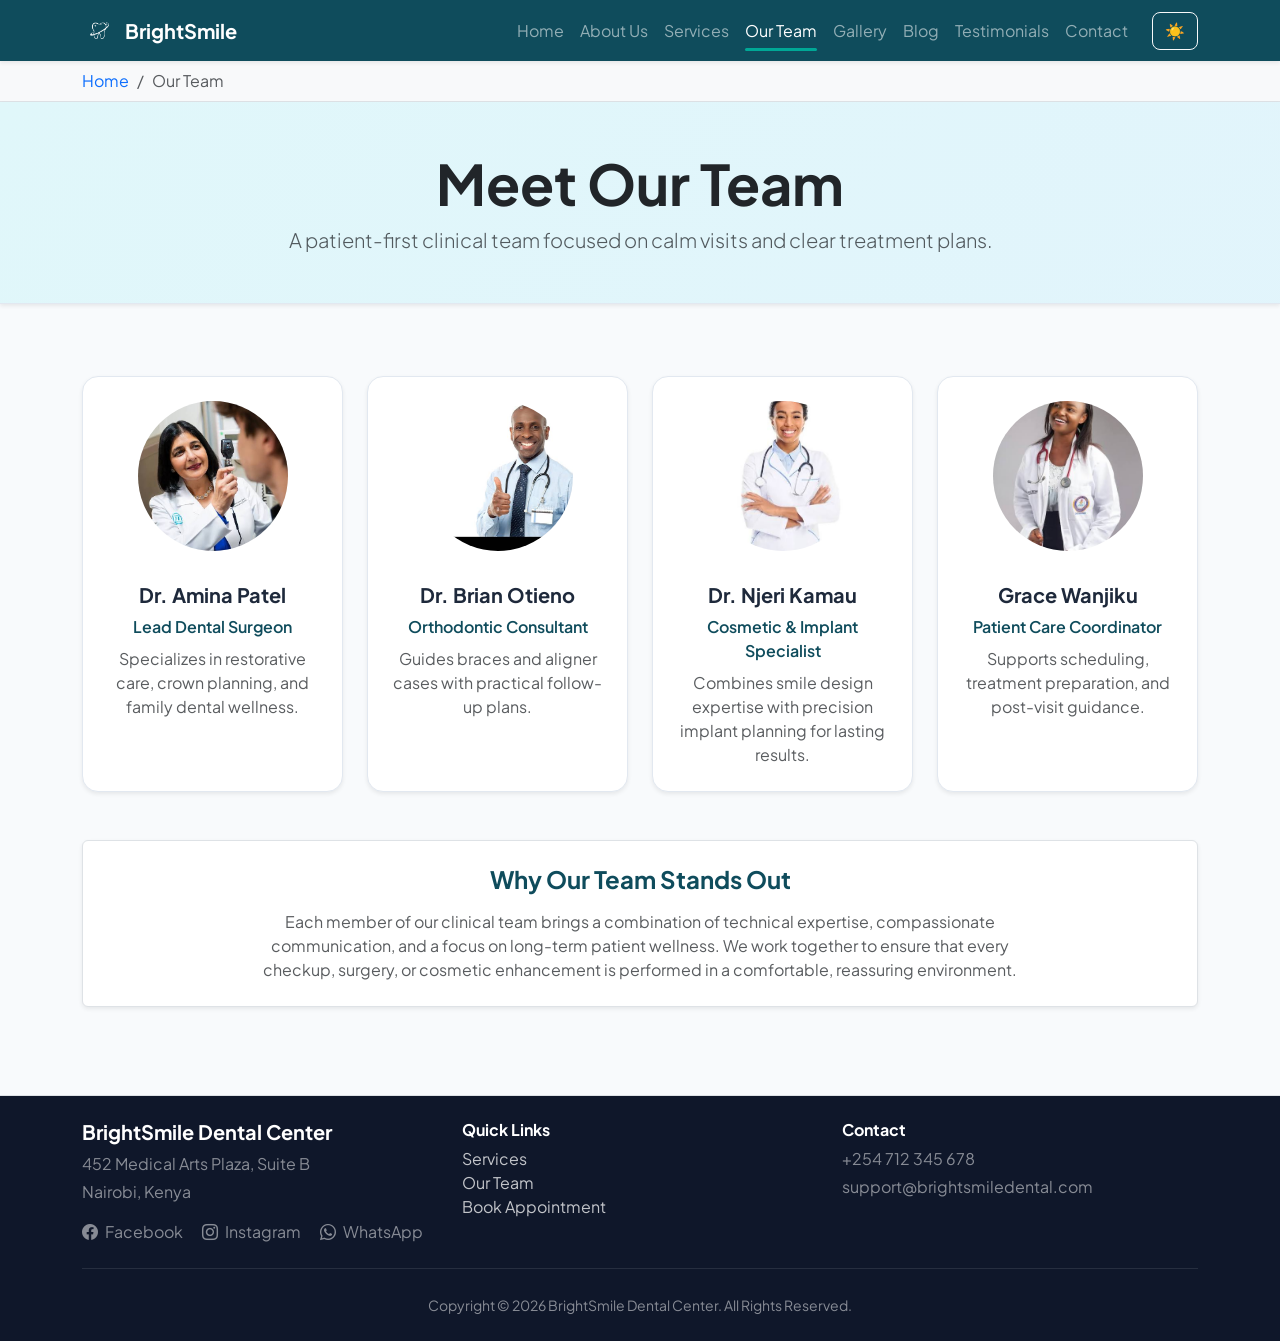
<file: team.html>
<!DOCTYPE html>
<html lang="en">
<head>
  <meta charset="UTF-8">
  <meta name="viewport" content="width=device-width, initial-scale=1.0">
  <title>Our Team - BrightSmile Dental Center</title>
  <link href="https://cdn.jsdelivr.net/npm/bootstrap@5.3.3/dist/css/bootstrap.min.css" rel="stylesheet">
  <link rel="stylesheet" href="https://cdn.jsdelivr.net/npm/bootstrap-icons@1.11.3/font/bootstrap-icons.min.css">
  <link rel="stylesheet" href="css/style.css">
</head>
<body>

  <nav class="navbar navbar-expand-lg navbar-dark bg-primary shadow-sm">
    <div class="container">
      <a class="navbar-brand fw-bold d-flex align-items-center" href="index.html">
        <img src="assets/images/logo.png" alt="BrightSmile Logo" class="brand-logo me-2">
        BrightSmile
      </a>
      <button class="navbar-toggler" type="button" data-bs-toggle="collapse" data-bs-target="#mainNavbar" aria-controls="mainNavbar" aria-expanded="false" aria-label="Toggle navigation">
        <span class="navbar-toggler-icon"></span>
      </button>
      <div class="collapse navbar-collapse" id="mainNavbar">
        <ul class="navbar-nav ms-auto mb-2 mb-lg-0">
          <li class="nav-item"><a class="nav-link" href="index.html">Home</a></li>
          <li class="nav-item"><a class="nav-link" href="about.html">About Us</a></li>
          <li class="nav-item"><a class="nav-link" href="services.html">Services</a></li>
          <li class="nav-item"><a class="nav-link active" aria-current="page" href="team.html">Our Team</a></li>
          <li class="nav-item"><a class="nav-link" href="gallery.html">Gallery</a></li>
          <li class="nav-item"><a class="nav-link" href="blog.html">Blog</a></li>
          <li class="nav-item"><a class="nav-link" href="testimonials.html">Testimonials</a></li>
          <li class="nav-item"><a class="nav-link" href="contact.html">Contact</a></li>
        </ul>
        <button id="themeToggle" class="btn btn-outline-light ms-lg-3 d-flex align-items-center" aria-label="Toggle dark/light mode">
          <span class="theme-icon">☀️</span>
        </button>
      </div>
    </div>
  </nav>

  <!-- Breadcrumbs -->
  <nav aria-label="breadcrumb" class="bg-light py-2 border-bottom">
    <div class="container">
      <ol class="breadcrumb mb-0">
        <li class="breadcrumb-item"><a href="index.html" class="text-decoration-none">Home</a></li>
        <li class="breadcrumb-item active" aria-current="page">Our Team</li>
      </ol>
    </div>
  </nav>

  <header class="inner-page-header text-center">
    <div class="container">
      <h1 class="display-4 fw-bold text-dark">Meet Our Team</h1>
      <p class="lead text-muted mb-0">A patient-first clinical team focused on calm visits and clear treatment plans.</p>
    </div>
  </header>

  <main class="container mb-5 py-3">

    <!-- Team Grid (4 columns) -->
    <section class="row g-4 mb-5">
      <div class="col-md-6 col-lg-3">
        <div class="service-card h-100 text-center">
          <img src="assets/images/team-amina.jpg" class="img-fluid rounded-circle mb-3" style="width: 150px; height: 150px; object-fit: cover;" alt="Dr. Amina Patel portrait">
          <h2 class="h5 fw-bold mt-3">Dr. Amina Patel</h2>
          <p class="text-primary fw-semibold mb-2">Lead Dental Surgeon</p>
          <p class="text-muted mb-0">Specializes in restorative care, crown planning, and family dental wellness.</p>
        </div>
      </div>
      <div class="col-md-6 col-lg-3">
        <div class="service-card h-100 text-center">
          <img src="assets/images/team-brian.jpg" class="img-fluid rounded-circle mb-3" style="width: 150px; height: 150px; object-fit: cover;" alt="Dr. Brian Otieno portrait">
          <h2 class="h5 fw-bold mt-3">Dr. Brian Otieno</h2>
          <p class="text-primary fw-semibold mb-2">Orthodontic Consultant</p>
          <p class="text-muted mb-0">Guides braces and aligner cases with practical follow-up plans.</p>
        </div>
      </div>
      <div class="col-md-6 col-lg-3">
        <div class="service-card h-100 text-center">
          <img src="assets/images/team-njeri.jpg" class="img-fluid rounded-circle mb-3" style="width: 150px; height: 150px; object-fit: cover;" alt="Dr. Njeri Kamau portrait">
          <h2 class="h5 fw-bold mt-3">Dr. Njeri Kamau</h2>
          <p class="text-primary fw-semibold mb-2">Cosmetic & Implant Specialist</p>
          <p class="text-muted mb-0">Combines smile design expertise with precision implant planning for lasting results.</p>
        </div>
      </div>
      <div class="col-md-6 col-lg-3">
        <div class="service-card h-100 text-center">
          <img src="assets/images/team-grace.jpg" class="img-fluid rounded-circle mb-3" style="width: 150px; height: 150px; object-fit: cover;" alt="Grace Wanjiku portrait">
          <h2 class="h5 fw-bold mt-3">Grace Wanjiku</h2>
          <p class="text-primary fw-semibold mb-2">Patient Care Coordinator</p>
          <p class="text-muted mb-0">Supports scheduling, treatment preparation, and post-visit guidance.</p>
        </div>
      </div>
    </section>

    <!-- Why Our Team Stands Out -->
    <section class="mb-4">
      <div class="p-4 border rounded shadow-sm bg-white text-center">
        <h2 class="h4 fw-bold mb-3 text-primary">Why Our Team Stands Out</h2>
        <p class="text-muted mb-0 mx-auto" style="max-width: 800px;">Each member of our clinical team brings a combination of technical expertise, compassionate communication, and a focus on long-term patient wellness. We work together to ensure that every checkup, surgery, or cosmetic enhancement is performed in a comfortable, reassuring environment.</p>
      </div>
    </section>
  </main>

  <footer class="site-footer py-4 mt-auto text-white-50 border-top">
    <div class="container">
      <div class="row g-4 align-items-start">
        <div class="col-md-4">
          <h2 class="h5 text-white fw-bold">BrightSmile Dental Center</h2>
          <p class="mb-1">452 Medical Arts Plaza, Suite B</p>
          <p class="mb-0">Nairobi, Kenya</p>
          <div class="mt-3">
            <a href="#" class="text-white-50 me-3 text-decoration-none" data-bs-toggle="tooltip" data-bs-placement="top" title="Follow us on Facebook"><i class="bi bi-facebook me-1"></i> Facebook</a>
            <a href="#" class="text-white-50 me-3 text-decoration-none" data-bs-toggle="tooltip" data-bs-placement="top" title="Follow us on Instagram"><i class="bi bi-instagram me-1"></i> Instagram</a>
            <a href="#" class="text-white-50 text-decoration-none" data-bs-toggle="tooltip" data-bs-placement="top" title="Chat on WhatsApp"><i class="bi bi-whatsapp me-1"></i> WhatsApp</a>
          </div>
        </div>
        <div class="col-md-4">
          <h2 class="h6 text-white fw-bold">Quick Links</h2>
          <ul class="list-unstyled mb-0">
            <li><a class="footer-link" href="services.html">Services</a></li>
            <li><a class="footer-link" href="team.html">Our Team</a></li>
            <li><a class="footer-link" href="contact.html">Book Appointment</a></li>
          </ul>
        </div>
        <div class="col-md-4">
          <h2 class="h6 text-white fw-bold">Contact</h2>
          <p class="mb-1">+254 712 345 678</p>
          <p class="mb-0">support@brightsmiledental.com</p>
        </div>
      </div>
      <hr class="border-secondary my-4">
      <div class="text-center">
        <small>Copyright &copy; 2026 BrightSmile Dental Center. All Rights Reserved.</small>
      </div>
    </div>
  </footer>

  <script src="https://cdn.jsdelivr.net/npm/bootstrap@5.3.3/dist/js/bootstrap.bundle.min.js"></script>
  <script src="js/main.js?v=1.0.2"></script>
</body>
</html>
</file>
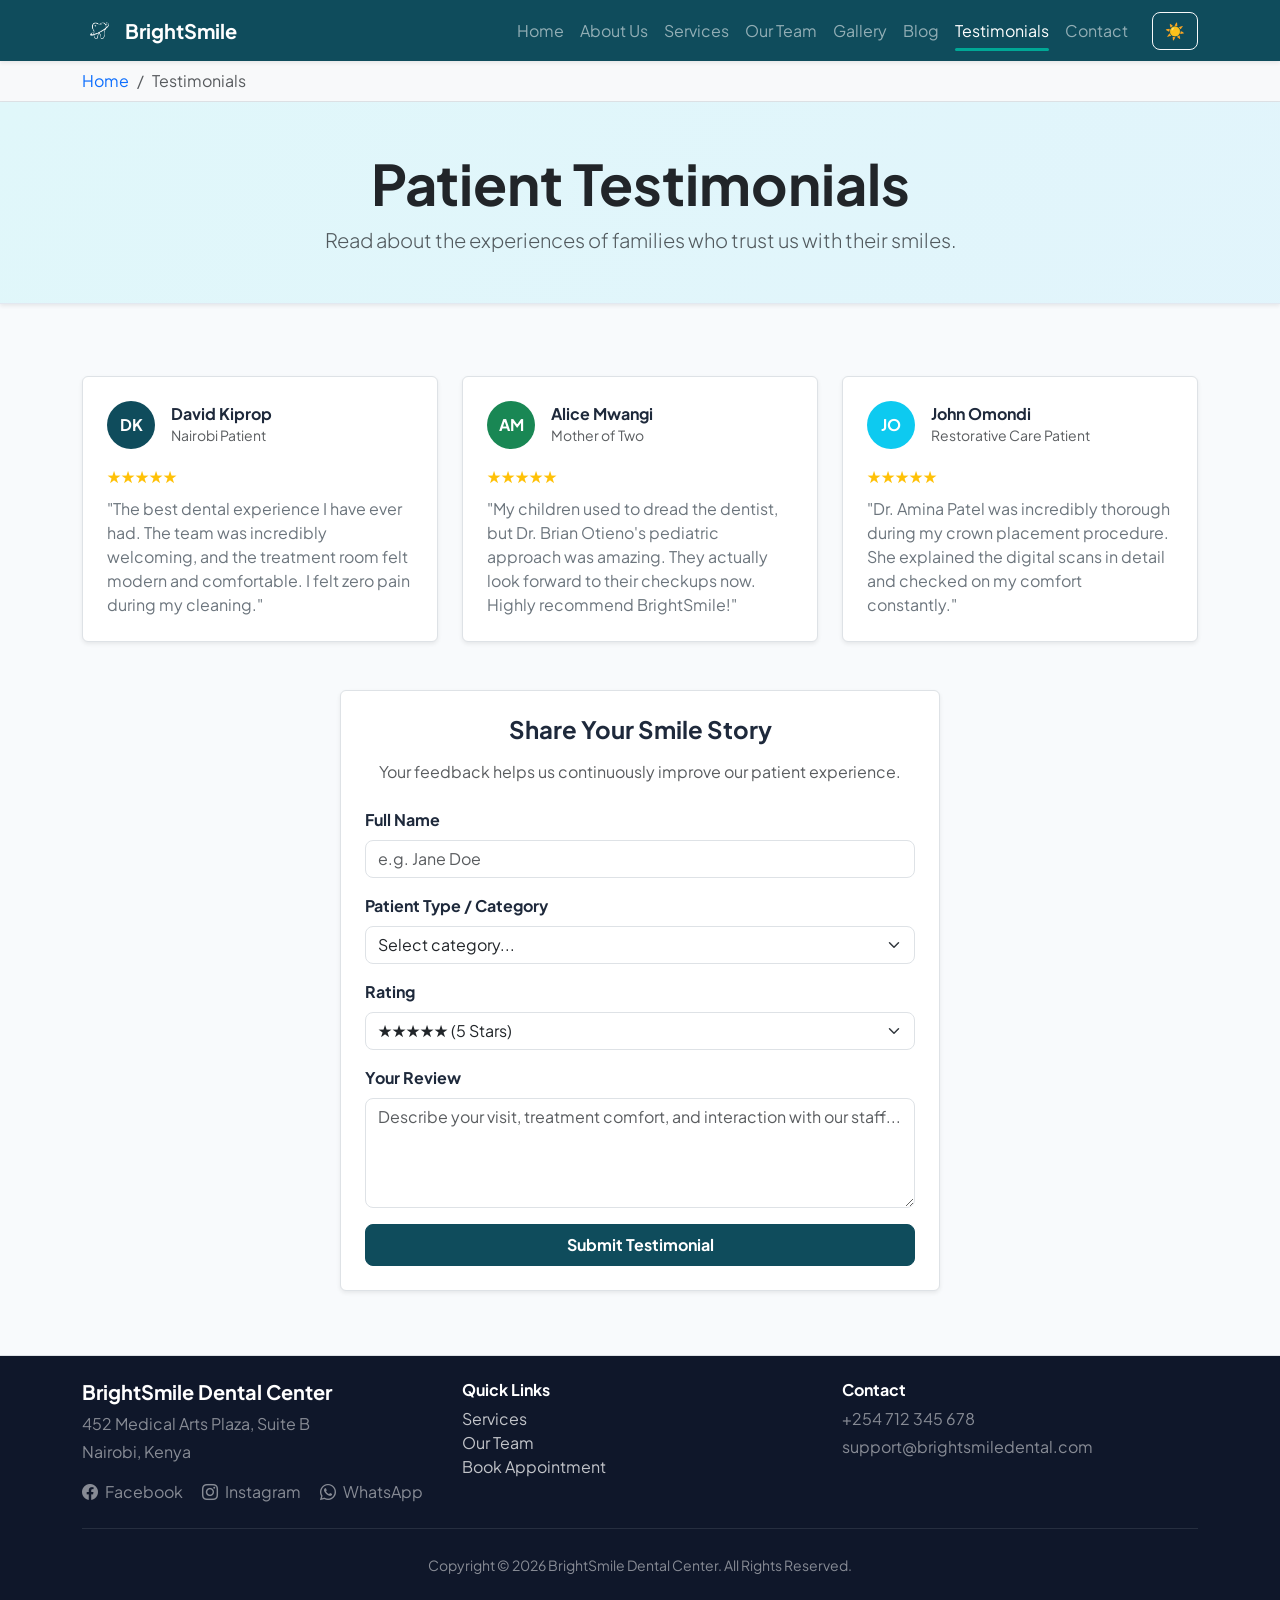
<file: testimonials.html>
<!DOCTYPE html>
<html lang="en">
<head>
  <meta charset="UTF-8">
  <meta name="viewport" content="width=device-width, initial-scale=1.0">
  <title>Testimonials - BrightSmile Dental Center</title>
  <link href="https://cdn.jsdelivr.net/npm/bootstrap@5.3.3/dist/css/bootstrap.min.css" rel="stylesheet">
  <link rel="stylesheet" href="https://cdn.jsdelivr.net/npm/bootstrap-icons@1.11.3/font/bootstrap-icons.min.css">
  <link rel="stylesheet" href="css/style.css">
</head>
<body>

  <nav class="navbar navbar-expand-lg navbar-dark bg-primary shadow-sm">
    <div class="container">
      <a class="navbar-brand fw-bold d-flex align-items-center" href="index.html">
        <img src="assets/images/logo.png" alt="BrightSmile Logo" class="brand-logo me-2">
        BrightSmile
      </a>
      <button class="navbar-toggler" type="button" data-bs-toggle="collapse" data-bs-target="#mainNavbar" aria-controls="mainNavbar" aria-expanded="false" aria-label="Toggle navigation">
        <span class="navbar-toggler-icon"></span>
      </button>
      <div class="collapse navbar-collapse" id="mainNavbar">
        <ul class="navbar-nav ms-auto mb-2 mb-lg-0">
          <li class="nav-item"><a class="nav-link" href="index.html">Home</a></li>
          <li class="nav-item"><a class="nav-link" href="about.html">About Us</a></li>
          <li class="nav-item"><a class="nav-link" href="services.html">Services</a></li>
          <li class="nav-item"><a class="nav-link" href="team.html">Our Team</a></li>
          <li class="nav-item"><a class="nav-link" href="gallery.html">Gallery</a></li>
          <li class="nav-item"><a class="nav-link" href="blog.html">Blog</a></li>
          <li class="nav-item"><a class="nav-link active" aria-current="page" href="testimonials.html">Testimonials</a></li>
          <li class="nav-item"><a class="nav-link" href="contact.html">Contact</a></li>
        </ul>
        <button id="themeToggle" class="btn btn-outline-light ms-lg-3 d-flex align-items-center" aria-label="Toggle dark/light mode">
          <span class="theme-icon">☀️</span>
        </button>
      </div>
    </div>
  </nav>

  <!-- Breadcrumbs -->
  <nav aria-label="breadcrumb" class="bg-light py-2 border-bottom">
    <div class="container">
      <ol class="breadcrumb mb-0">
        <li class="breadcrumb-item"><a href="index.html" class="text-decoration-none">Home</a></li>
        <li class="breadcrumb-item active" aria-current="page">Testimonials</li>
      </ol>
    </div>
  </nav>

  <header class="inner-page-header text-center">
    <div class="container">
      <h1 class="display-4 fw-bold text-dark">Patient Testimonials</h1>
      <p class="lead text-muted mb-0">Read about the experiences of families who trust us with their smiles.</p>
    </div>
  </header>

  <main class="container mb-5 py-3">

    <section id="reviewsContainer" class="row g-4 mb-5">
      <div class="col-md-4">
        <div class="p-4 border rounded shadow-sm bg-white h-100 testimonial-card transition-all">
          <div class="d-flex align-items-center mb-3">
            <div class="me-3">
              <span class="avatar-placeholder bg-primary text-white rounded-circle d-flex align-items-center justify-content-center fw-bold" style="width: 48px; height: 48px;">DK</span>
            </div>
            <div>
              <h2 class="h6 fw-bold mb-0">David Kiprop</h2>
              <small class="text-muted">Nairobi Patient</small>
            </div>
          </div>
          <div class="text-warning mb-2">★★★★★</div>
          <p class="text-secondary mb-0">"The best dental experience I have ever had. The team was incredibly welcoming, and the treatment room felt modern and comfortable. I felt zero pain during my cleaning."</p>
        </div>
      </div>
      <div class="col-md-4">
        <div class="p-4 border rounded shadow-sm bg-white h-100 testimonial-card transition-all">
          <div class="d-flex align-items-center mb-3">
            <div class="me-3">
              <span class="avatar-placeholder bg-success text-white rounded-circle d-flex align-items-center justify-content-center fw-bold" style="width: 48px; height: 48px;">AM</span>
            </div>
            <div>
              <h2 class="h6 fw-bold mb-0">Alice Mwangi</h2>
              <small class="text-muted">Mother of Two</small>
            </div>
          </div>
          <div class="text-warning mb-2">★★★★★</div>
          <p class="text-secondary mb-0">"My children used to dread the dentist, but Dr. Brian Otieno's pediatric approach was amazing. They actually look forward to their checkups now. Highly recommend BrightSmile!"</p>
        </div>
      </div>
      <div class="col-md-4">
        <div class="p-4 border rounded shadow-sm bg-white h-100 testimonial-card transition-all">
          <div class="d-flex align-items-center mb-3">
            <div class="me-3">
              <span class="avatar-placeholder bg-info text-white rounded-circle d-flex align-items-center justify-content-center fw-bold" style="width: 48px; height: 48px;">JO</span>
            </div>
            <div>
              <h2 class="h6 fw-bold mb-0">John Omondi</h2>
              <small class="text-muted">Restorative Care Patient</small>
            </div>
          </div>
          <div class="text-warning mb-2">★★★★★</div>
          <p class="text-secondary mb-0">"Dr. Amina Patel was incredibly thorough during my crown placement procedure. She explained the digital scans in detail and checked on my comfort constantly."</p>
        </div>
      </div>
    </section>

    <!-- Testimonial Submission Form -->
    <section class="mt-5 mx-auto" style="max-width: 600px;">
      <div class="p-4 border rounded shadow-sm bg-white">
        <h2 class="h4 fw-bold text-center mb-3">Share Your Smile Story</h2>
        <p class="text-muted text-center mb-4">Your feedback helps us continuously improve our patient experience.</p>
        <form id="testimonialForm" novalidate>
          <div class="mb-3">
            <label for="patientName" class="form-label fw-bold">Full Name</label>
            <input type="text" class="form-control" id="patientName" placeholder="e.g. Jane Doe" required>
          </div>
          <div class="mb-3">
            <label for="patientRole" class="form-label fw-bold">Patient Type / Category</label>
            <select class="form-select" id="patientRole" required>
              <option value="" disabled selected>Select category...</option>
              <option value="General Dentistry Patient">General Dentistry Patient</option>
              <option value="Cosmetic Dentistry Patient">Cosmetic Dentistry Patient</option>
              <option value="Orthodontic Patient">Orthodontic Patient</option>
              <option value="Pediatric Parent">Pediatric Parent (Family Care)</option>
            </select>
          </div>
          <div class="mb-3">
            <label for="ratingValue" class="form-label fw-bold">Rating</label>
            <select class="form-select" id="ratingValue" required>
              <option value="5">★★★★★ (5 Stars)</option>
              <option value="4">★★★★☆ (4 Stars)</option>
              <option value="3">★★★☆☆ (3 Stars)</option>
            </select>
          </div>
          <div class="mb-3">
            <label for="testimonialText" class="form-label fw-bold">Your Review</label>
            <textarea class="form-control" id="testimonialText" rows="4" placeholder="Describe your visit, treatment comfort, and interaction with our staff..." required></textarea>
          </div>
          <button type="submit" class="btn btn-primary w-100 fw-bold py-2">Submit Testimonial</button>
        </form>
      </div>
    </section>
  </main>

  <footer class="site-footer py-4 mt-auto text-white-50 border-top">
    <div class="container">
      <div class="row g-4 align-items-start">
        <div class="col-md-4">
          <h2 class="h5 text-white fw-bold">BrightSmile Dental Center</h2>
          <p class="mb-1">452 Medical Arts Plaza, Suite B</p>
          <p class="mb-0">Nairobi, Kenya</p>
          <div class="mt-3">
            <a href="#" class="text-white-50 me-3 text-decoration-none" data-bs-toggle="tooltip" data-bs-placement="top" title="Follow us on Facebook"><i class="bi bi-facebook me-1"></i> Facebook</a>
            <a href="#" class="text-white-50 me-3 text-decoration-none" data-bs-toggle="tooltip" data-bs-placement="top" title="Follow us on Instagram"><i class="bi bi-instagram me-1"></i> Instagram</a>
            <a href="#" class="text-white-50 text-decoration-none" data-bs-toggle="tooltip" data-bs-placement="top" title="Chat on WhatsApp"><i class="bi bi-whatsapp me-1"></i> WhatsApp</a>
          </div>
        </div>
        <div class="col-md-4">
          <h2 class="h6 text-white fw-bold">Quick Links</h2>
          <ul class="list-unstyled mb-0">
            <li><a class="footer-link" href="services.html">Services</a></li>
            <li><a class="footer-link" href="team.html">Our Team</a></li>
            <li><a class="footer-link" href="contact.html">Book Appointment</a></li>
          </ul>
        </div>
        <div class="col-md-4">
          <h2 class="h6 text-white fw-bold">Contact</h2>
          <p class="mb-1">+254 712 345 678</p>
          <p class="mb-0">support@brightsmiledental.com</p>
        </div>
      </div>
      <hr class="border-secondary my-4">
      <div class="text-center">
        <small>Copyright &copy; 2026 BrightSmile Dental Center. All Rights Reserved.</small>
      </div>
    </div>
  </footer>

  <script src="https://cdn.jsdelivr.net/npm/bootstrap@5.3.3/dist/js/bootstrap.bundle.min.js"></script>
  <script src="js/main.js?v=1.0.2"></script>
</body>
</html>
</file>
<file: css/style.css>
@import url('https://fonts.googleapis.com/css2?family=Plus+Jakarta+Sans:wght@300;400;500;600;700;800&display=swap');

:root {
  /* Brand Colors */
  --color-primary: #0f4c5c;        /* Deep Slate Teal */
  --color-primary-rgb: 15, 76, 92;
  --color-primary-dark: #0b3945;
  --color-primary-light: #18728a;
  --color-accent: #00a896;         /* Mint Teal */
  --color-accent-rgb: 0, 168, 150;
  
  /* Theme-specific Colors (Light Theme Defaults) */
  --color-background: #f8fafc;     /* Slate 50 */
  --color-surface: #ffffff;        /* White card surface */
  --color-text: #1e293b;           /* Slate 800 */
  --color-text-muted: #64748b;     /* Slate 500 */
  --color-border: #e2e8f0;         /* Slate 200 */
  --color-footer: #0f172a;         /* Slate 900 */
  --color-card-bg: #ffffff;

  --primary-brand: var(--color-primary);
  --accent-brand: var(--color-accent);

  --font-family-base: 'Plus Jakarta Sans', sans-serif;

  --spacing-xs: 0.25rem;
  --spacing-sm: 0.5rem;
  --spacing-md: 1rem;
  --spacing-lg: 1.5rem;
  --spacing-xl: 3rem;

  --radius-sm: 0.25rem;
  --radius-md: 0.5rem;

  --shadow-sm: 0 0.125rem 0.25rem rgba(0, 0, 0, 0.075);
  --focus-ring: 0 0 0 0.25rem rgba(0, 168, 150, 0.25);
}

/* Dark Theme Variables */
[data-theme="dark"] {
  --color-background: #0b0f19;     /* Deep dark slate */
  --color-surface: #111827;        /* Gray 900 surface */
  --color-text: #f1f5f9;           /* Slate 100 */
  --color-text-muted: #94a3b8;     /* Slate 400 */
  --color-border: #1f2937;         /* Gray 800 border */
  --color-card-bg: #1e293b;        /* Slate 800 cards */
  --color-primary: #14b8a6;        /* Bright teal for dark mode branding */
  --color-primary-dark: #0d9488;
  --color-primary-light: #2dd4bf;
  --color-footer: #030712;         /* Pitch black */
}

body {
  font-family: var(--font-family-base);
  background-color: var(--color-background);
  color: var(--color-text);
  display: flex;
  flex-direction: column;
  min-height: 100vh;
  -webkit-font-smoothing: antialiased;
  -moz-osx-font-smoothing: grayscale;
}

main {
  flex: 1; 
}

@keyframes gradientAnimation {
  0% { background-position: 0% 50%; }
  50% { background-position: 100% 50%; }
  100% { background-position: 0% 50%; }
}

.hero-section {
  background: linear-gradient(-45deg, #f0f7ff, #e6f0fa, #e1f5fe, #e0f2f1);
  background-size: 400% 400%;
  animation: gradientAnimation 15s ease infinite;
}

[data-theme="dark"] .hero-section {
  background: linear-gradient(-45deg, #101c2d, #0b1a2d, #061524, #08171f) !important;
  background-size: 400% 400%;
  animation: gradientAnimation 15s ease infinite;
}

.hero-badge {
  display: inline-block;
  background-color: rgba(13, 110, 253, 0.1);
  color: var(--color-primary-dark);
  border-radius: 999px;
  padding: 0.4rem 0.8rem;
  font-size: 0.9rem;
  font-weight: 600;
  margin-bottom: 1rem;
}

.hero-stat {
  background-color: var(--color-surface);
  border: 1px solid var(--color-border);
  border-radius: var(--radius-md);
  padding: 0.85rem 0.9rem;
  display: flex;
  flex-direction: column;
  gap: 0.2rem;
  box-shadow: var(--shadow-sm);
}

.hero-stat strong {
  color: var(--color-primary);
  font-size: 1.05rem;
}

.hero-stat span {
  color: var(--color-text-muted);
  font-size: 0.9rem;
}

.hero-card {
  background-color: var(--color-surface);
  border-radius: 1rem;
  padding: 1.5rem;
  border: 1px solid var(--color-border);
}

.hero-list-icon {
  color: var(--color-primary);
  font-weight: 700;
  margin-right: 0.6rem;
}

.section-heading {
  max-width: 700px;
  margin: 0 auto 1.5rem;
}

.service-card {
  background-color: var(--color-surface);
  border: 1px solid var(--color-border);
  border-radius: 1rem;
  padding: 1.5rem;
  box-shadow: var(--shadow-sm);
  transition: transform 0.3s cubic-bezier(0.16, 1, 0.3, 1), box-shadow 0.3s ease, border-color 0.3s ease;
}

.service-card:hover {
  transform: translateY(-8px);
  box-shadow: 0 12px 30px rgba(13, 110, 253, 0.08);
  border-color: var(--color-primary-light);
}

[data-theme="dark"] .service-card:hover {
  box-shadow: 0 12px 30px rgba(0, 0, 0, 0.4) !important;
  border-color: var(--color-primary) !important;
}

.service-icon {
  font-size: 1.8rem;
  margin-bottom: 0.8rem;
}

.why-choose-us {
  padding: 2rem 0;
}

.why-item {
  padding: 0.9rem 0;
  border-bottom: 1px solid var(--color-border);
}

.why-item:last-child {
  border-bottom: 0;
}

.why-card {
  background: linear-gradient(135deg, #f0f7ff 0%, #e1f0fe 100%);
  border: 1px solid var(--color-border);
  border-radius: 1.25rem;
  padding: 2rem;
  box-shadow: var(--shadow-sm);
  transition: transform 0.3s cubic-bezier(0.16, 1, 0.3, 1), box-shadow 0.3s ease;
}

.why-card:hover {
  transform: translateY(-5px);
  box-shadow: 0 10px 25px rgba(13, 110, 253, 0.06);
}

[data-theme="dark"] .why-card {
  background: linear-gradient(135deg, #0f1c30 0%, #081220 100%) !important;
}

.brand-logo {
  height: 35px;
  width: auto;
  filter: brightness(0) invert(1);
}

.site-footer {
  background-color: var(--color-footer);
}

.footer-link {
  color: rgba(255, 255, 255, 0.75);
  text-decoration: none;
}

.footer-link:hover,
.footer-link:focus {
  color: var(--color-surface);
  text-decoration: underline;
}

.form-control:focus,
.form-select:focus {
  border-color: var(--color-accent);
  box-shadow: var(--focus-ring);
}

/* Base Transition Rules */
body {
  background-color: var(--color-background);
  color: var(--color-text);
  transition: background-color 0.3s ease, color 0.3s ease;
}

.card, .hero-card, .service-card, .why-card, .testimonial-card, .blog-card {
  transition: all 0.3s ease;
}

/* Dark Theme Overrides for Core Bootstrap Classes */
[data-theme="dark"] body {
  background-color: var(--color-background) !important;
  color: var(--color-text) !important;
}

[data-theme="dark"] .bg-white,
[data-theme="dark"] .bg-body {
  background-color: var(--color-surface) !important;
  color: var(--color-text) !important;
}

[data-theme="dark"] .bg-light {
  background-color: var(--color-background) !important;
  color: var(--color-text) !important;
}

[data-theme="dark"] .text-dark {
  color: var(--color-text) !important;
}

[data-theme="dark"] .text-muted,
[data-theme="dark"] .text-secondary {
  color: var(--color-text-muted) !important;
}

[data-theme="dark"] .border,
[data-theme="dark"] .border-bottom,
[data-theme="dark"] .border-top {
  border-color: var(--color-border) !important;
}

[data-theme="dark"] .card,
[data-theme="dark"] .hero-card,
[data-theme="dark"] .service-card,
[data-theme="dark"] .why-card,
[data-theme="dark"] .testimonial-card,
[data-theme="dark"] .blog-card {
  background-color: var(--color-surface) !important;
  border-color: var(--color-border) !important;
  color: var(--color-text) !important;
}

[data-theme="dark"] .navbar {
  background-color: var(--color-footer) !important;
  border-bottom: 1px solid var(--color-border) !important;
}

/* Blog Card Hover Animations */
.blog-card {
  transition: transform 0.3s cubic-bezier(0.16, 1, 0.3, 1), box-shadow 0.3s ease, border-color 0.3s ease;
}

.blog-card:hover {
  transform: translateY(-8px);
  box-shadow: 0 12px 30px rgba(13, 110, 253, 0.08);
  border-color: var(--color-accent);
}

[data-theme="dark"] .blog-card:hover {
  box-shadow: 0 12px 30px rgba(0, 0, 0, 0.4) !important;
  border-color: var(--color-primary) !important;
}

[data-theme="dark"] .site-footer {
  background-color: var(--color-footer) !important;
  border-top: 1px solid var(--color-border) !important;
}

[data-theme="dark"] input.form-control,
[data-theme="dark"] select.form-select,
[data-theme="dark"] textarea.form-control {
  background-color: var(--color-surface) !important;
  border-color: var(--color-border) !important;
  color: var(--color-text) !important;
}

[data-theme="dark"] input.form-control::placeholder,
[data-theme="dark"] textarea.form-control::placeholder {
  color: var(--color-text-muted) !important;
}

/* Gallery Item Animations */
.gallery-item {
  transition: opacity 0.3s ease, transform 0.3s ease;
  transform-origin: center;
}

.gallery-item.fade-out {
  opacity: 0;
  transform: scale(0.85);
}

/* Lightbox Image Viewport Sizing */
#lightboxImage {
  max-height: 75vh;
  object-fit: contain;
  width: auto;
  max-width: 100%;
  display: block;
  margin: 0 auto;
}

/* Responsive Navigation Bar Adjustments for Laptops */
@media (min-width: 992px) and (max-width: 1200px) {
  .navbar-nav .nav-link {
    padding-left: 0.5rem !important;
    padding-right: 0.5rem !important;
    font-size: 0.9rem;
  }
}

/* Ensure all gallery grid images render at the exact same size and aspect ratio */
.gallery-img {
  aspect-ratio: 4 / 3;
  object-fit: cover;
  width: 100%;
}

/* Premium Inner Page Header Banner */
.inner-page-header {
  background: linear-gradient(-45deg, #f0f7ff, #e3f2fd, #e0f7fa);
  background-size: 400% 400%;
  animation: gradientAnimation 15s ease infinite;
  border-bottom: 1px solid var(--color-border);
  padding: 3rem 0;
  margin-bottom: 3.5rem;
  box-shadow: var(--shadow-sm);
}

[data-theme="dark"] .inner-page-header {
  background: linear-gradient(-45deg, #0c1524, #0f1c2d, #071220) !important;
  border-bottom: 1px solid var(--color-border) !important;
  box-shadow: none !important;
}

/* --- PREMIUM UI POLISH OVERRIDES --- */

/* Align Bootstrap Primary variables to customized branding color */
.bg-primary {
  background-color: var(--color-primary) !important;
}

.btn-primary {
  background-color: var(--color-primary) !important;
  border-color: var(--color-primary) !important;
}

.btn-primary:hover, 
.btn-primary:focus, 
.btn-primary:active {
  background-color: var(--color-primary-dark) !important;
  border-color: var(--color-primary-dark) !important;
}

.btn-outline-primary {
  color: var(--color-primary) !important;
  border-color: var(--color-primary) !important;
}

.btn-outline-primary:hover, 
.btn-outline-primary:focus, 
.btn-outline-primary:active {
  background-color: var(--color-primary) !important;
  color: #ffffff !important;
}

.text-primary {
  color: var(--color-primary) !important;
}

/* Rounded and Sleeker Inputs/Buttons */
.btn {
  border-radius: 0.5rem;
  font-weight: 600;
  transition: all 0.2s ease-in-out;
}

.form-control, .form-select {
  border-radius: 0.5rem;
}

/* Active navigation item indicator underline */
.navbar-nav .nav-link {
  position: relative;
  transition: color 0.2s ease;
}

.navbar-nav .nav-link.active::after {
  content: '';
  position: absolute;
  bottom: 0;
  left: 0.5rem;
  right: 0.5rem;
  height: 3px;
  background-color: var(--color-accent);
  border-radius: 99px;
}

@media (max-width: 991px) {
  .navbar-nav .nav-link.active::after {
    display: none;
  }
}
</file>
